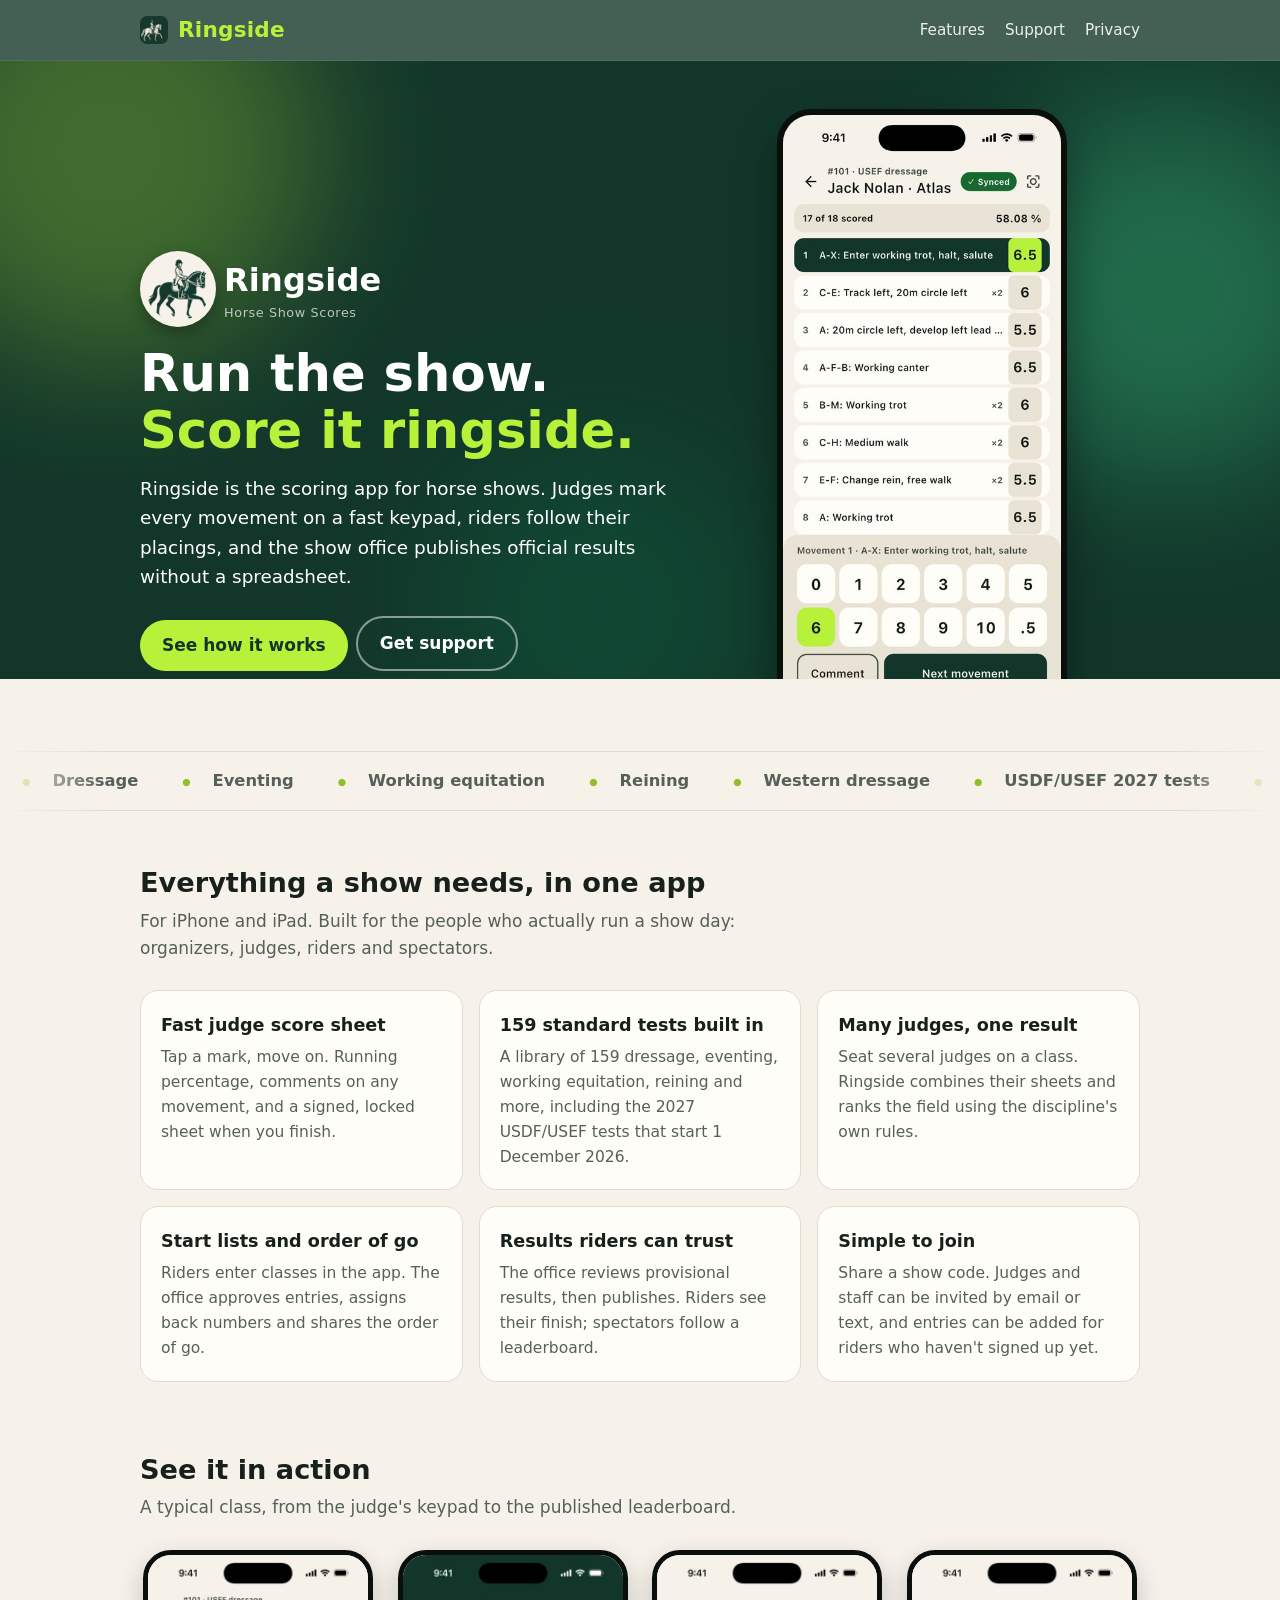
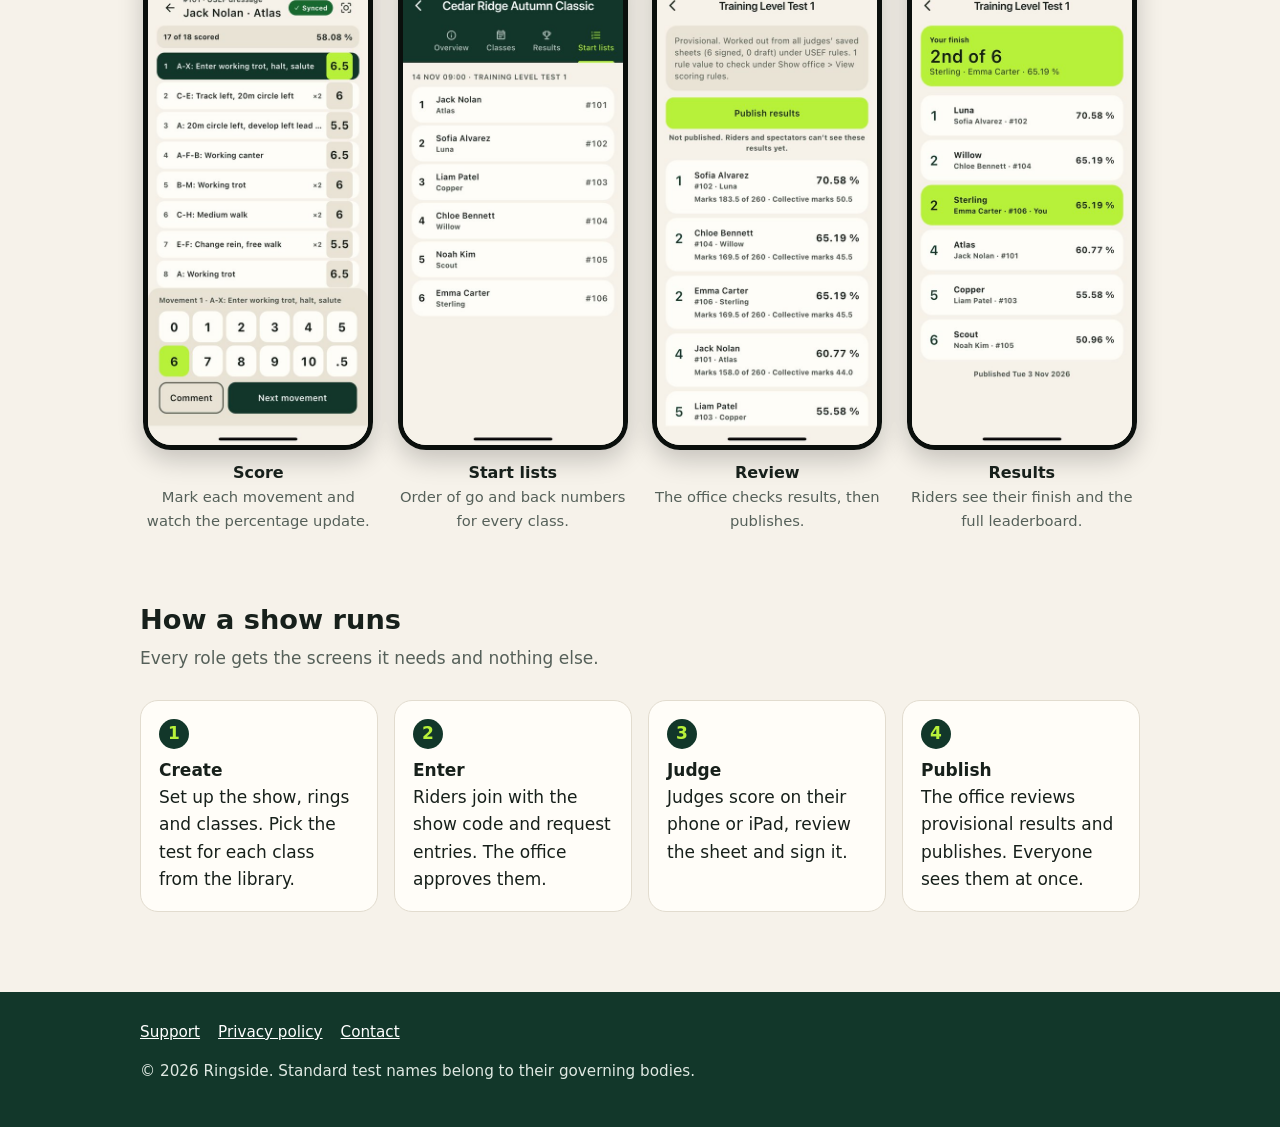
<file: index.html>
<!doctype html>
<html lang="en">
<head>
<meta charset="utf-8">
<meta name="viewport" content="width=device-width, initial-scale=1">
<link rel="icon" href="favicon.ico" sizes="any">
<link rel="icon" type="image/png" sizes="32x32" href="favicon-32.png">
<link rel="apple-touch-icon" href="apple-touch-icon.png">
<title>Ringside: Horse Show Scores</title>
<meta name="description" content="Score horse shows on your phone. Judges mark each movement, riders see their placings, and the show office publishes results in minutes.">
<script>document.documentElement.className="js"</script>
<link rel="stylesheet" href="site.css">
</head>
<body>
<header class="nav"><div class="wrap"><a class="logo" href="./"><img src="favicon-32.png" alt="" width="28" height="28">Ringside</a>
<nav><a href="#features">Features</a><a href="support.html">Support</a><a href="privacy.html">Privacy</a></nav></div></header>

<div class="hero"><span class="orb o1"></span><span class="orb o2"></span><span class="orb o3"></span><div class="wrap">
<div>
<div class="brand rise" style="--d:0" title="Tap the horse"><div class="horse"><img src="assets/horse.png" alt="" width="76" height="76"></div><div class="word">Ringside<small>Horse Show Scores</small></div></div>
<h1 data-words>Run the show.<br><span class="accent">Score it ringside.</span></h1>
<p class="rise" style="--d:700">Ringside is the scoring app for horse shows. Judges mark every movement on a fast keypad, riders follow their placings, and the show office publishes official results without a spreadsheet.</p>
<div class="rise" style="--d:900"><a class="pill" href="#how">See how it works</a><a class="pill ghost" href="support.html">Get support</a></div>
</div>
<div class="shot pop" style="--d:500"><img class="phone" src="assets/score-sheet.jpg" alt="Ringside judge score sheet with a movement list and number keypad" width="290" height="630"></div>
</div></div>

<div class="marquee" aria-hidden="true"><div class="track"><span>Dressage</span><span>Eventing</span><span>Working equitation</span><span>Reining</span><span>Western dressage</span><span>USDF/USEF 2027 tests</span><span>FEI tests</span><span>Start lists</span><span>Order of go</span><span>Signed score sheets</span><span>Published results</span><span>Live leaderboard</span><span>iPhone and iPad</span><span>Dressage</span><span>Eventing</span><span>Working equitation</span><span>Reining</span><span>Western dressage</span><span>USDF/USEF 2027 tests</span><span>FEI tests</span><span>Start lists</span><span>Order of go</span><span>Signed score sheets</span><span>Published results</span><span>Live leaderboard</span><span>iPhone and iPad</span></div></div>

<section id="features" style="padding-top:56px"><div class="wrap">
<h2 class="reveal">Everything a show needs, in one app</h2>
<p class="lead reveal" style="--d:80">For iPhone and iPad. Built for the people who actually run a show day: organizers, judges, riders and spectators.</p>
<div class="grid">
<div class="card reveal" style="--d:0"><h3>Fast judge score sheet</h3><p>Tap a mark, move on. Running percentage, comments on any movement, and a signed, locked sheet when you finish.</p></div>
<div class="card reveal" style="--d:120"><h3>159 standard tests built in</h3><p>A library of 159 dressage, eventing, working equitation, reining and more, including the 2027 USDF/USEF tests that start 1 December 2026.</p></div>
<div class="card reveal" style="--d:240"><h3>Many judges, one result</h3><p>Seat several judges on a class. Ringside combines their sheets and ranks the field using the discipline's own rules.</p></div>
<div class="card reveal" style="--d:0"><h3>Start lists and order of go</h3><p>Riders enter classes in the app. The office approves entries, assigns back numbers and shares the order of go.</p></div>
<div class="card reveal" style="--d:120"><h3>Results riders can trust</h3><p>The office reviews provisional results, then publishes. Riders see their finish; spectators follow a leaderboard.</p></div>
<div class="card reveal" style="--d:240"><h3>Simple to join</h3><p>Share a show code. Judges and staff can be invited by email or text, and entries can be added for riders who haven't signed up yet.</p></div>
</div></div></section>

<section><div class="wrap">
<h2 class="reveal">See it in action</h2>
<p class="lead reveal" style="--d:80">A typical class, from the judge's keypad to the published leaderboard.</p>
<div class="shots">
<figure class="reveal" style="--d:0"><img class="phone" src="assets/score-sheet.jpg" alt="Judge score sheet" loading="lazy" width="230" height="500"><figcaption><b>Score</b>Mark each movement and watch the percentage update.</figcaption></figure>
<figure class="reveal" style="--d:130"><img class="phone" src="assets/start-list.jpg" alt="Start list with back numbers" loading="lazy" width="230" height="500"><figcaption><b>Start lists</b>Order of go and back numbers for every class.</figcaption></figure>
<figure class="reveal" style="--d:260"><img class="phone" src="assets/office-results.jpg" alt="Provisional class results for the show office" loading="lazy" width="230" height="500"><figcaption><b>Review</b>The office checks results, then publishes.</figcaption></figure>
<figure class="reveal" style="--d:390"><img class="phone" src="assets/leaderboard.jpg" alt="Published leaderboard with a rider's finish highlighted" loading="lazy" width="230" height="500"><figcaption><b>Results</b>Riders see their finish and the full leaderboard.</figcaption></figure>
</div></div></section>

<section id="how"><div class="wrap">
<h2 class="reveal">How a show runs</h2>
<p class="lead reveal" style="--d:80">Every role gets the screens it needs and nothing else.</p>
<ol class="steps">
<li class="reveal" style="--d:0"><b>Create</b>Set up the show, rings and classes. Pick the test for each class from the library.</li>
<li class="reveal" style="--d:120"><b>Enter</b>Riders join with the show code and request entries. The office approves them.</li>
<li class="reveal" style="--d:240"><b>Judge</b>Judges score on their phone or iPad, review the sheet and sign it.</li>
<li class="reveal" style="--d:360"><b>Publish</b>The office reviews provisional results and publishes. Everyone sees them at once.</li>
</ol>
</div></section>

<footer><div class="wrap"><a href="support.html">Support</a><a href="privacy.html">Privacy policy</a><a href="mailto:outfits.oracle.app@gmail.com">Contact</a><p>&copy; 2026 Ringside. Standard test names belong to their governing bodies.</p></div></footer>
<script src="site.js" defer></script>
</body>
</html>
</file>
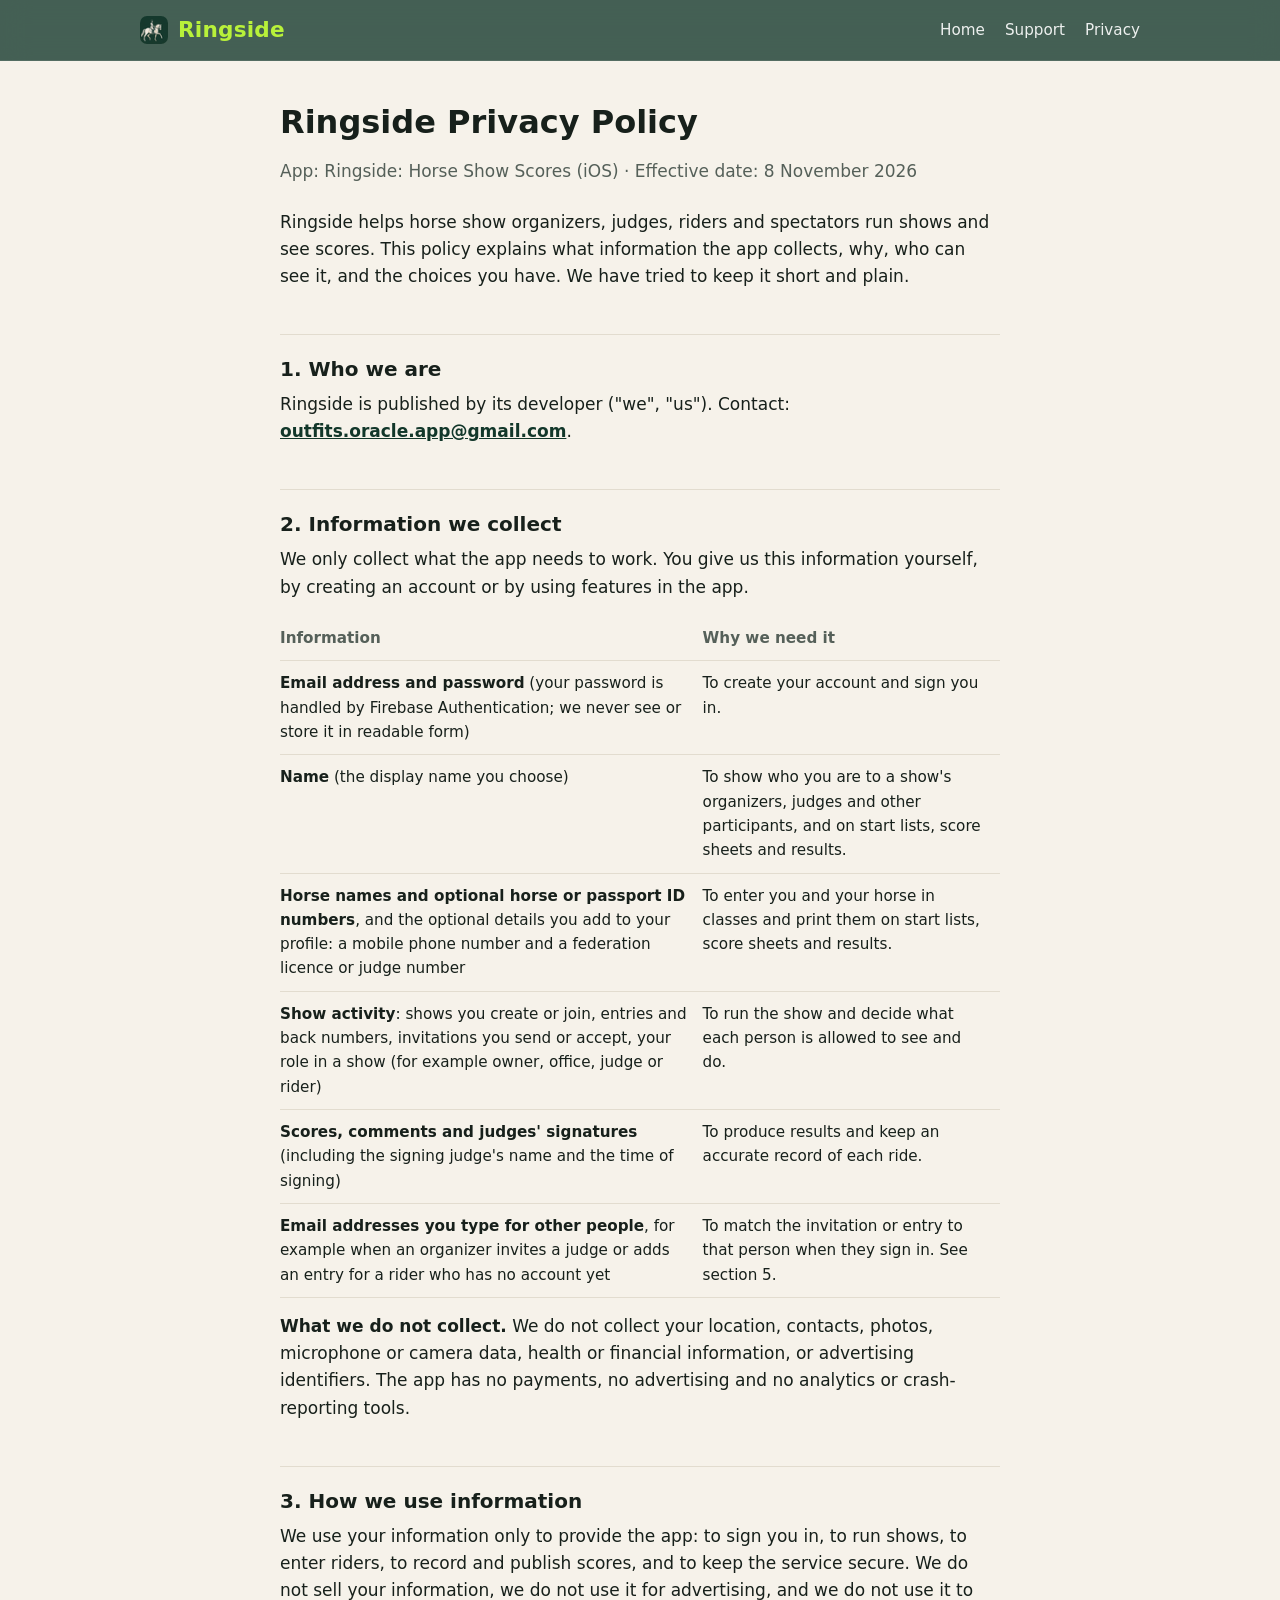
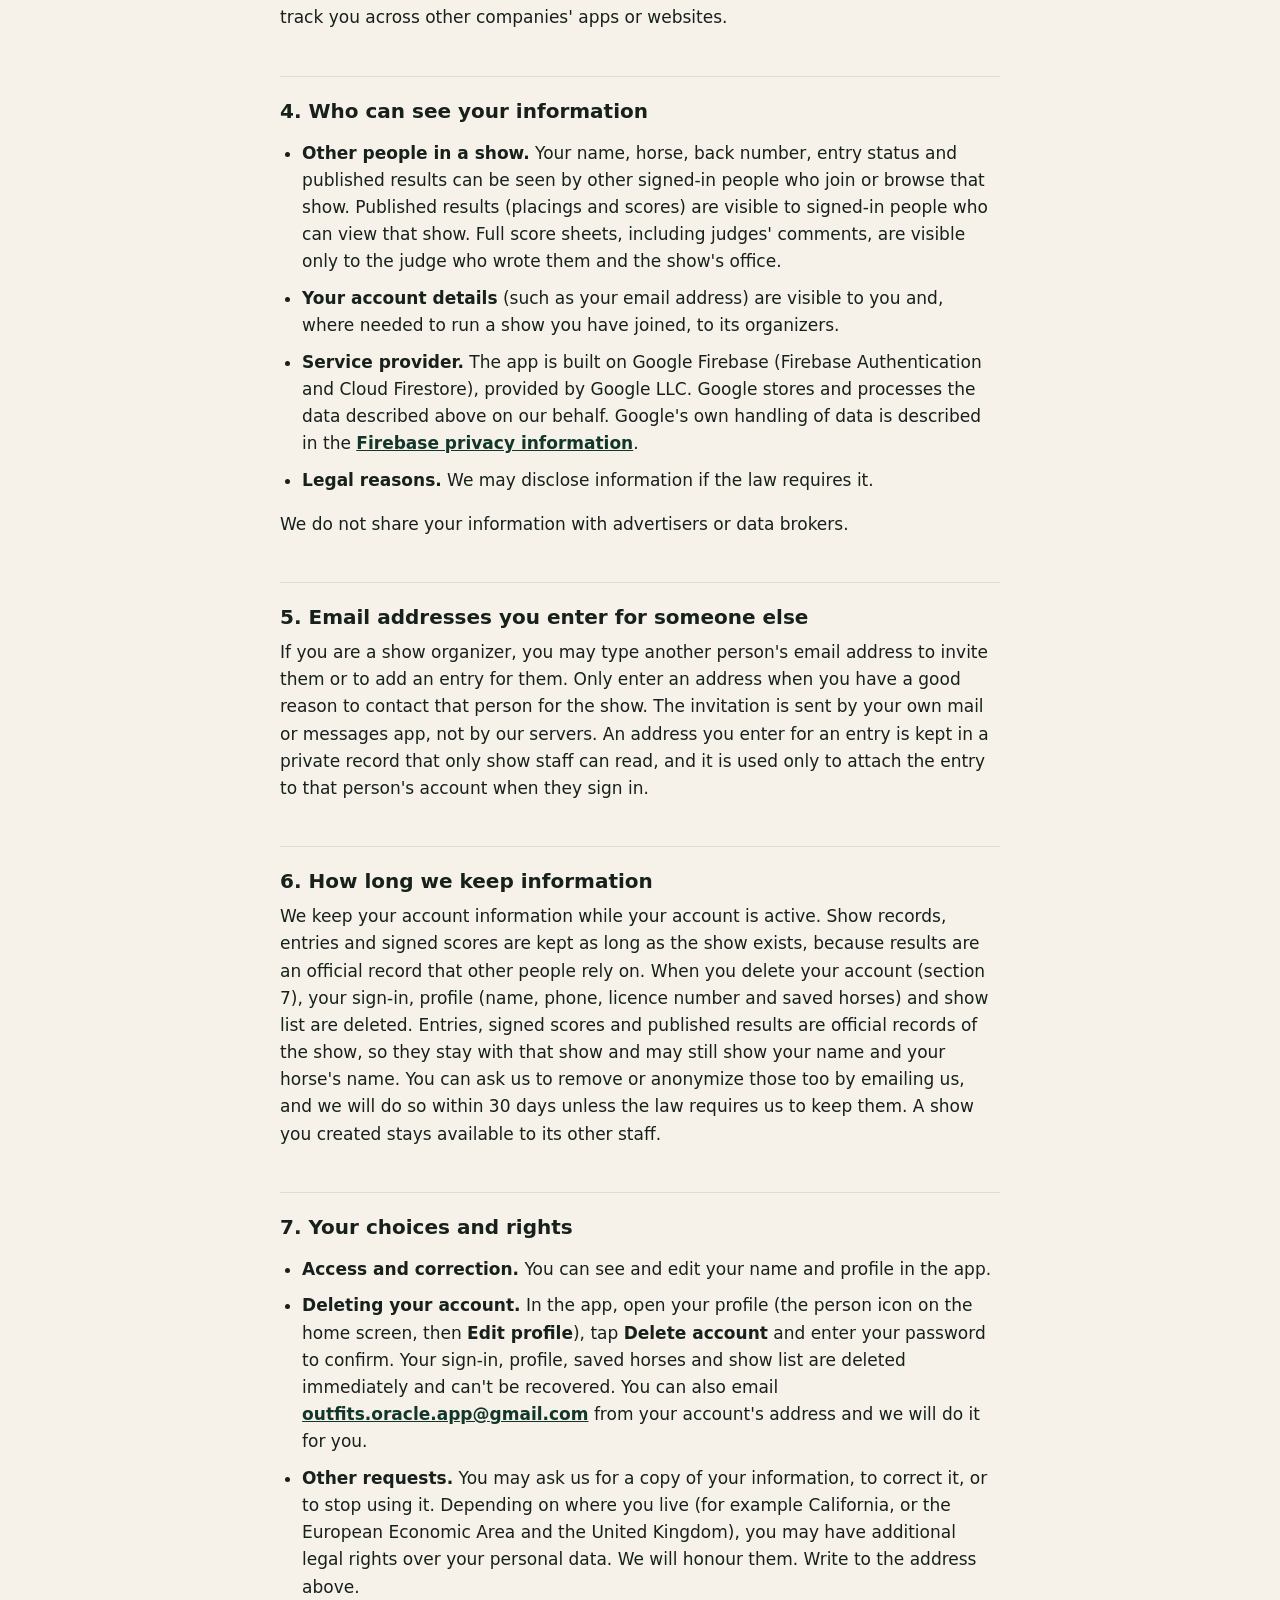
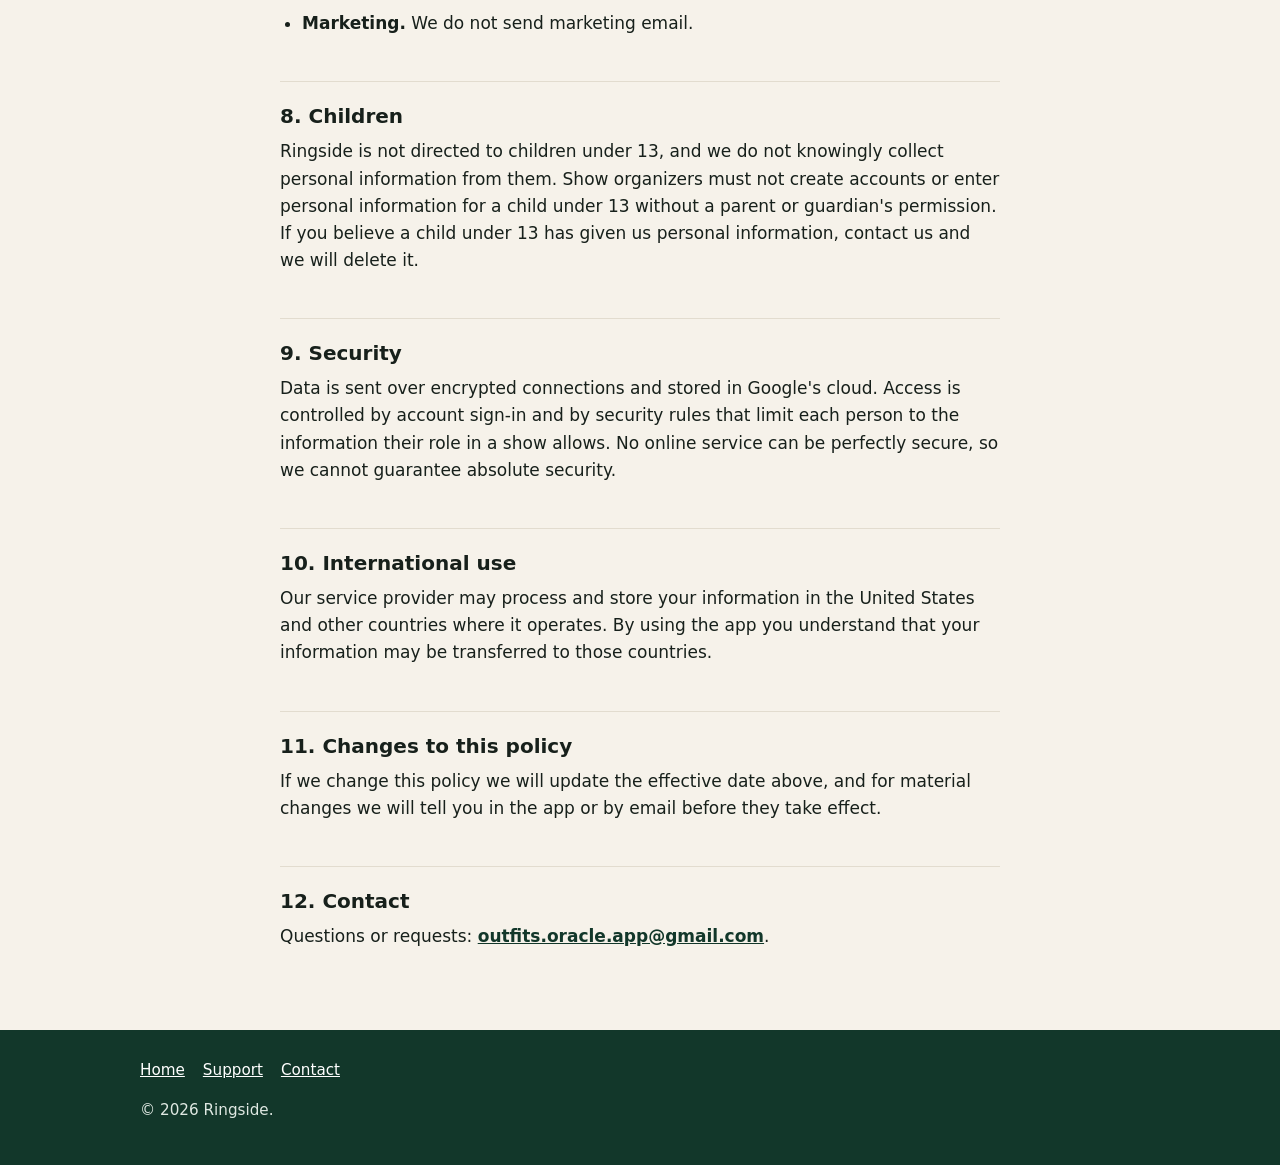
<file: privacy.html>
<!doctype html>
<html lang="en">
<head>
<meta charset="utf-8">
<meta name="viewport" content="width=device-width, initial-scale=1">
<link rel="icon" href="favicon.ico" sizes="any">
<link rel="icon" type="image/png" sizes="32x32" href="favicon-32.png">
<link rel="apple-touch-icon" href="apple-touch-icon.png">
<title>Ringside Privacy Policy</title>
<meta name="description" content="How Ringside: Horse Show Scores collects, uses and protects your information.">
<link rel="stylesheet" href="site.css">
</head>
<body>
<header class="nav"><div class="wrap"><a class="logo" href="./"><img src="favicon-32.png" alt="" width="28" height="28">Ringside</a>
<nav><a href="./">Home</a><a href="support.html">Support</a><a href="privacy.html">Privacy</a></nav></div></header>
<main class="page policy">
<h1>Ringside Privacy Policy</h1>
<p class="lead">App: Ringside: Horse Show Scores (iOS) &middot; Effective date: 8 November 2026</p>

<p>Ringside helps horse show organizers, judges, riders and spectators run shows and see scores. This policy explains what information the app collects, why, who can see it, and the choices you have. We have tried to keep it short and plain.</p>

<h2>1. Who we are</h2>
<p>Ringside is published by its developer ("we", "us"). Contact: <a href="mailto:outfits.oracle.app@gmail.com">outfits.oracle.app@gmail.com</a>.</p>

<h2>2. Information we collect</h2>
<p>We only collect what the app needs to work. You give us this information yourself, by creating an account or by using features in the app.</p>
<table>
  <tr><th>Information</th><th>Why we need it</th></tr>
  <tr><td><strong>Email address and password</strong> (your password is handled by Firebase Authentication; we never see or store it in readable form)</td><td>To create your account and sign you in.</td></tr>
  <tr><td><strong>Name</strong> (the display name you choose)</td><td>To show who you are to a show's organizers, judges and other participants, and on start lists, score sheets and results.</td></tr>
  <tr><td><strong>Horse names and optional horse or passport ID numbers</strong>, and the optional details you add to your profile: a mobile phone number and a federation licence or judge number</td><td>To enter you and your horse in classes and print them on start lists, score sheets and results.</td></tr>
  <tr><td><strong>Show activity</strong>: shows you create or join, entries and back numbers, invitations you send or accept, your role in a show (for example owner, office, judge or rider)</td><td>To run the show and decide what each person is allowed to see and do.</td></tr>
  <tr><td><strong>Scores, comments and judges' signatures</strong> (including the signing judge's name and the time of signing)</td><td>To produce results and keep an accurate record of each ride.</td></tr>
  <tr><td><strong>Email addresses you type for other people</strong>, for example when an organizer invites a judge or adds an entry for a rider who has no account yet</td><td>To match the invitation or entry to that person when they sign in. See section 5.</td></tr>
</table>
<p><strong>What we do not collect.</strong> We do not collect your location, contacts, photos, microphone or camera data, health or financial information, or advertising identifiers. The app has no payments, no advertising and no analytics or crash-reporting tools.</p>

<h2>3. How we use information</h2>
<p>We use your information only to provide the app: to sign you in, to run shows, to enter riders, to record and publish scores, and to keep the service secure. We do not sell your information, we do not use it for advertising, and we do not use it to track you across other companies' apps or websites.</p>

<h2>4. Who can see your information</h2>
<ul>
  <li><strong>Other people in a show.</strong> Your name, horse, back number, entry status and published results can be seen by other signed-in people who join or browse that show. Published results (placings and scores) are visible to signed-in people who can view that show. Full score sheets, including judges' comments, are visible only to the judge who wrote them and the show's office.</li>
  <li><strong>Your account details</strong> (such as your email address) are visible to you and, where needed to run a show you have joined, to its organizers.</li>
  <li><strong>Service provider.</strong> The app is built on Google Firebase (Firebase Authentication and Cloud Firestore), provided by Google LLC. Google stores and processes the data described above on our behalf. Google's own handling of data is described in the <a href="https://firebase.google.com/support/privacy">Firebase privacy information</a>.</li>
  <li><strong>Legal reasons.</strong> We may disclose information if the law requires it.</li>
</ul>
<p>We do not share your information with advertisers or data brokers.</p>

<h2>5. Email addresses you enter for someone else</h2>
<p>If you are a show organizer, you may type another person's email address to invite them or to add an entry for them. Only enter an address when you have a good reason to contact that person for the show. The invitation is sent by your own mail or messages app, not by our servers. An address you enter for an entry is kept in a private record that only show staff can read, and it is used only to attach the entry to that person's account when they sign in.</p>

<h2>6. How long we keep information</h2>
<p>We keep your account information while your account is active. Show records, entries and signed scores are kept as long as the show exists, because results are an official record that other people rely on. When you delete your account (section 7), your sign-in, profile (name, phone, licence number and saved horses) and show list are deleted. Entries, signed scores and published results are official records of the show, so they stay with that show and may still show your name and your horse's name. You can ask us to remove or anonymize those too by emailing us, and we will do so within 30 days unless the law requires us to keep them. A show you created stays available to its other staff.</p>

<h2>7. Your choices and rights</h2>
<ul>
  <li><strong>Access and correction.</strong> You can see and edit your name and profile in the app.</li>
  <li><strong>Deleting your account.</strong> In the app, open your profile (the person icon on the home screen, then <b>Edit profile</b>), tap <b>Delete account</b> and enter your password to confirm. Your sign-in, profile, saved horses and show list are deleted immediately and can't be recovered. You can also email <a href="mailto:outfits.oracle.app@gmail.com?subject=Delete%20my%20Ringside%20account">outfits.oracle.app@gmail.com</a> from your account's address and we will do it for you.</li>
  <li><strong>Other requests.</strong> You may ask us for a copy of your information, to correct it, or to stop using it. Depending on where you live (for example California, or the European Economic Area and the United Kingdom), you may have additional legal rights over your personal data. We will honour them. Write to the address above.</li>
  <li><strong>Marketing.</strong> We do not send marketing email.</li>
</ul>

<h2>8. Children</h2>
<p>Ringside is not directed to children under 13, and we do not knowingly collect personal information from them. Show organizers must not create accounts or enter personal information for a child under 13 without a parent or guardian's permission. If you believe a child under 13 has given us personal information, contact us and we will delete it.</p>

<h2>9. Security</h2>
<p>Data is sent over encrypted connections and stored in Google's cloud. Access is controlled by account sign-in and by security rules that limit each person to the information their role in a show allows. No online service can be perfectly secure, so we cannot guarantee absolute security.</p>

<h2>10. International use</h2>
<p>Our service provider may process and store your information in the United States and other countries where it operates. By using the app you understand that your information may be transferred to those countries.</p>

<h2>11. Changes to this policy</h2>
<p>If we change this policy we will update the effective date above, and for material changes we will tell you in the app or by email before they take effect.</p>

<h2>12. Contact</h2>
<p>Questions or requests: <a href="mailto:outfits.oracle.app@gmail.com">outfits.oracle.app@gmail.com</a>.</p>
</main>
<footer><div class="wrap"><a href="./">Home</a><a href="support.html">Support</a><a href="mailto:outfits.oracle.app@gmail.com">Contact</a><p>&copy; 2026 Ringside.</p></div></footer>
</body>
</html>
</file>
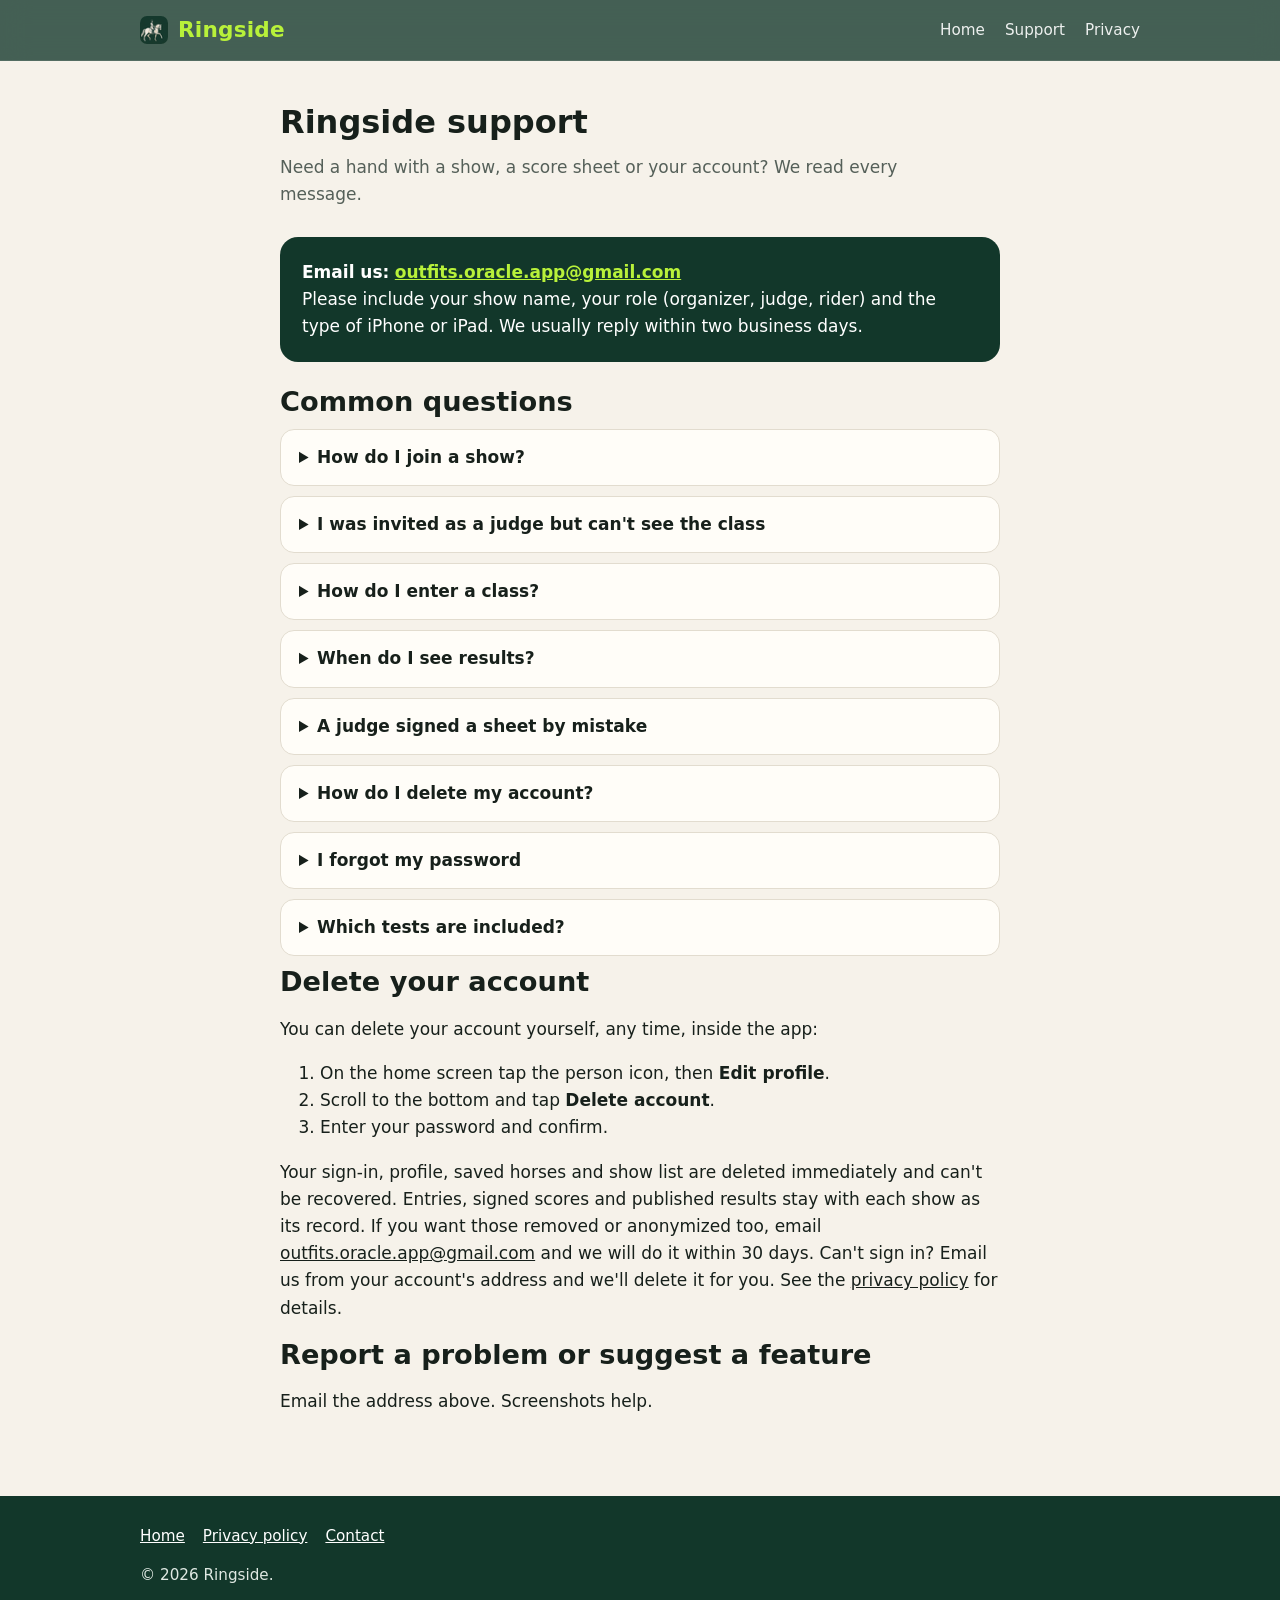
<file: support.html>
<!doctype html>
<html lang="en">
<head>
<meta charset="utf-8">
<meta name="viewport" content="width=device-width, initial-scale=1">
<link rel="icon" href="favicon.ico" sizes="any">
<link rel="icon" type="image/png" sizes="32x32" href="favicon-32.png">
<link rel="apple-touch-icon" href="apple-touch-icon.png">
<title>Ringside Support</title>
<meta name="description" content="Help for Ringside: Horse Show Scores. Contact us, find answers, or ask us to delete your account.">
<link rel="stylesheet" href="site.css">
</head>
<body>
<header class="nav"><div class="wrap"><a class="logo" href="./"><img src="favicon-32.png" alt="" width="28" height="28">Ringside</a>
<nav><a href="./">Home</a><a href="support.html">Support</a><a href="privacy.html">Privacy</a></nav></div></header>
<main class="page">
<h1>Ringside support</h1>
<p class="lead">Need a hand with a show, a score sheet or your account? We read every message.</p>
<div class="box"><b>Email us:</b> <a href="mailto:outfits.oracle.app@gmail.com?subject=Ringside%20support">outfits.oracle.app@gmail.com</a><br>
Please include your show name, your role (organizer, judge, rider) and the type of iPhone or iPad. We usually reply within two business days.</div>

<h2>Common questions</h2>
<details><summary>How do I join a show?</summary><p>On the home screen tap <b>Join with a code</b> and enter the code the organizer gave you. Public shows also appear under <b>Find a show</b>.</p></details>
<details><summary>I was invited as a judge but can't see the class</summary><p>Sign in with the same email address the organizer invited, and verify that email. Then open the invitation on the home screen and accept it. If it still doesn't show, ask the organizer to check the email they used.</p></details>
<details><summary>How do I enter a class?</summary><p>Open the show, go to <b>Classes</b>, choose a class and tap to enter. Add your horse's name and, if the show asks for it, a horse ID. The office approves your entry and assigns a back number.</p></details>
<details><summary>When do I see results?</summary><p>Results appear after the show office reviews and publishes them. Until then the class shows as unpublished.</p></details>
<details><summary>A judge signed a sheet by mistake</summary><p>A signed sheet is locked so results can't be changed quietly. Contact the show organizer, who can contact us if a correction is needed.</p></details>
<details><summary>How do I delete my account?</summary><p>Tap the person icon on the home screen, choose <b>Edit profile</b>, then <b>Delete account</b> at the bottom and confirm with your password. See the section below for what is kept.</p></details>
<details><summary>I forgot my password</summary><p>On the sign-in screen enter your email and tap <b>Forgot password</b>. We'll email you a reset link.</p></details>
<details><summary>Which tests are included?</summary><p>The library covers dressage (FEI, USDF/USEF, Western Dressage), eventing, working equitation, reining and more, including the 2027 USDF/USEF tests effective 1 December 2026. Missing a test? Tell us.</p></details>

<h2>Delete your account</h2>
<p>You can delete your account yourself, any time, inside the app:</p>
<ol><li>On the home screen tap the person icon, then <b>Edit profile</b>.</li><li>Scroll to the bottom and tap <b>Delete account</b>.</li><li>Enter your password and confirm.</li></ol>
<p>Your sign-in, profile, saved horses and show list are deleted immediately and can't be recovered. Entries, signed scores and published results stay with each show as its record. If you want those removed or anonymized too, email <a href="mailto:outfits.oracle.app@gmail.com?subject=Remove%20my%20Ringside%20data">outfits.oracle.app@gmail.com</a> and we will do it within 30 days. Can't sign in? Email us from your account's address and we'll delete it for you. See the <a href="privacy.html">privacy policy</a> for details.</p>

<h2>Report a problem or suggest a feature</h2>
<p>Email the address above. Screenshots help.</p>
</main>
<footer><div class="wrap"><a href="./">Home</a><a href="privacy.html">Privacy policy</a><a href="mailto:outfits.oracle.app@gmail.com">Contact</a><p>&copy; 2026 Ringside.</p></div></footer>
</body>
</html>
</file>
<file: site.css>
:root{--bg:#f6f2ea;--card:#fffdf8;--fg:#17201b;--muted:#556059;--green:#12372a;--lime:#b8f13a;--rule:#e2dccf}
@media (prefers-color-scheme:dark){:root{--bg:#121714;--card:#1b231e;--fg:#eef1ec;--muted:#a3ada6;--green:#0c2219;--rule:#2b342e}}
*{box-sizing:border-box}
body{margin:0;background:var(--bg);color:var(--fg);font:17px/1.6 -apple-system,system-ui,"Segoe UI",sans-serif}
a{color:inherit}
.wrap{max-width:1040px;margin:0 auto;padding:0 20px}
header.nav{background:var(--green);color:#fff}
header.nav .wrap{display:flex;align-items:center;justify-content:space-between;height:60px}
.logo{font-weight:800;font-size:1.35rem;color:var(--lime);text-decoration:none;letter-spacing:.2px}
nav a{color:#fff;text-decoration:none;margin-left:20px;font-size:.95rem;opacity:.9}
nav a:hover{opacity:1;text-decoration:underline}
.hero{background:var(--green);color:#fff;padding:48px 0 0;overflow:hidden}
.hero .wrap{display:grid;grid-template-columns:1.1fr .9fr;gap:32px;align-items:end}
.hero h1{font-size:clamp(2rem,5vw,3.2rem);line-height:1.1;margin:0 0 16px}
.hero h1 .accent,.hero h1 .accent span{color:var(--lime)}
.hero p{font-size:1.15rem;max-width:34em;opacity:.92;margin:0 0 24px}
.pill{display:inline-block;background:var(--lime);color:#12372a;font-weight:700;border-radius:999px;padding:12px 22px;text-decoration:none}
.pill.ghost{background:transparent;color:#fff;border:2px solid rgba(255,255,255,.5);margin-left:8px}
.hero .shot{justify-self:center;margin-bottom:-60px}
.phone{width:100%;max-width:290px;border-radius:34px;border:6px solid #0a0f0c;box-shadow:0 18px 40px rgba(0,0,0,.35);display:block}
section{padding:72px 0 0}
h2{font-size:1.7rem;line-height:1.2;margin:0 0 8px}
.lead{color:var(--muted);max-width:40em;margin:0 0 28px}
.grid{display:grid;grid-template-columns:repeat(3,1fr);gap:16px}
.card{background:var(--card);border:1px solid var(--rule);border-radius:18px;padding:20px}
.card h3{margin:0 0 6px;font-size:1.1rem}
.card p{margin:0;color:var(--muted);font-size:.97rem}
.shots{display:grid;grid-template-columns:repeat(4,1fr);gap:18px}
.shots figure{margin:0;text-align:center}
.shots .phone{max-width:230px;margin:0 auto 10px;border-width:5px;border-radius:28px;box-shadow:0 10px 26px rgba(0,0,0,.2)}
figcaption{font-size:.92rem;color:var(--muted)}
figcaption b{display:block;color:var(--fg);font-size:1rem}
.steps{counter-reset:s;display:grid;grid-template-columns:repeat(4,1fr);gap:16px;padding:0;list-style:none}
.steps li{counter-increment:s;background:var(--card);border:1px solid var(--rule);border-radius:18px;padding:18px}
.steps li::before{content:counter(s);display:inline-grid;place-items:center;width:30px;height:30px;border-radius:50%;background:var(--green);color:var(--lime);font-weight:800;margin-bottom:8px}
.steps b{display:block}
footer{margin-top:80px;background:var(--green);color:#dfe8e2;padding:28px 0;font-size:.95rem}
footer a{color:#fff;margin-right:18px}
main.page{max-width:760px;margin:0 auto;padding:36px 20px 0}
main.page h1{font-size:2rem;margin:0 0 6px}
details{background:var(--card);border:1px solid var(--rule);border-radius:14px;padding:14px 18px;margin:10px 0}
summary{cursor:pointer;font-weight:650}
details p{margin:.6em 0 0;color:var(--muted)}
.box{background:var(--green);color:#fff;border-radius:18px;padding:22px;margin:24px 0}
.box a{color:var(--lime);font-weight:700}
@media(max-width:820px){.hero .wrap{grid-template-columns:1fr}.hero .shot{margin-bottom:0;margin-top:8px}.hero{padding-bottom:0}.grid,.steps{grid-template-columns:1fr 1fr}.shots{grid-template-columns:1fr 1fr}}
@media(max-width:520px){.grid,.steps,.shots{grid-template-columns:1fr}.pill.ghost{margin:10px 0 0}nav a{margin-left:12px}}

/* ---------- motion ---------- */
header.nav{position:sticky;top:0;z-index:50;background:rgba(18,55,42,.78);backdrop-filter:blur(14px);-webkit-backdrop-filter:blur(14px);border-bottom:1px solid rgba(255,255,255,.08)}
.hero{position:relative;isolation:isolate}
.hero .wrap{position:relative;z-index:1}
.orb{position:absolute;z-index:0;border-radius:50%;filter:blur(70px);opacity:.5;pointer-events:none}
.orb.o1{width:420px;height:420px;background:#b8f13a;top:-120px;left:-100px;opacity:.28;animation:drift1 22s ease-in-out infinite alternate}
.orb.o2{width:380px;height:380px;background:#2f9e6b;top:40px;right:-80px;animation:drift2 26s ease-in-out infinite alternate}
.orb.o3{width:300px;height:300px;background:#0f5b3f;bottom:-80px;left:35%;animation:drift3 30s ease-in-out infinite alternate}
@keyframes drift1{to{transform:translate(160px,90px) scale(1.15)}}
@keyframes drift2{to{transform:translate(-140px,120px) scale(.9)}}
@keyframes drift3{to{transform:translate(120px,-70px) scale(1.2)}}

/* brand row: the horse hops over the word, as on the app's sign-in screen */
.brand{position:relative;display:flex;align-items:center;gap:14px;height:76px;max-width:330px;margin:0 0 18px}
.brand .word{font-weight:800;font-size:2rem;color:#fff;margin-left:84px;letter-spacing:.2px}
.brand .word small{display:block;font-size:.8rem;font-weight:500;opacity:.7;letter-spacing:.6px;margin-top:-4px}
.horse{position:absolute;left:0;top:0;width:76px;height:76px;--t:250px;animation:hopx 2.8s cubic-bezier(.45,.05,.4,1) .9s both}
.horse img{width:100%;height:100%;display:block;background:#f6f2ea;border-radius:50%;padding:6px;box-shadow:0 6px 16px rgba(0,0,0,.3);animation:hopy 2.8s linear .9s both;transform-origin:50% 100%}
@keyframes hopx{0%{transform:translateX(0)}45%{transform:translateX(var(--t))}55%{transform:translateX(var(--t))}100%{transform:translateX(0)}}
@keyframes hopy{0%{transform:translateY(0) scaleX(1)}12%{transform:translateY(-52px) scaleX(1)}24%{transform:translateY(0) scaleX(1)}34%{transform:translateY(-52px) scaleX(1)}45%{transform:translateY(0) scaleX(1)}46%{transform:translateY(0) scaleX(-1)}55%{transform:translateY(0) scaleX(-1)}67%{transform:translateY(-52px) scaleX(-1)}79%{transform:translateY(0) scaleX(-1)}89%{transform:translateY(-52px) scaleX(-1)}100%{transform:translateY(0) scaleX(1)}}

/* staggered hero entrance */
.js .rise{opacity:0;transform:translateY(26px);animation:rise .9s cubic-bezier(.2,.7,.2,1) forwards;animation-delay:calc(var(--d,0) * 1ms)}
.js .pop{opacity:0;transform:translateY(40px) scale(.94);animation:pop 1.1s cubic-bezier(.2,.8,.2,1) forwards;animation-delay:calc(var(--d,0) * 1ms)}
@keyframes rise{to{opacity:1;transform:none}}
@keyframes pop{to{opacity:1;transform:none}}
.js .words span{display:inline-block;opacity:0;transform:translateY(.5em);animation:rise .7s cubic-bezier(.2,.7,.2,1) forwards;animation-delay:calc(var(--i) * 90ms + 250ms)}
.hero .shot .phone{animation:float 7s ease-in-out 2s infinite}
@keyframes float{50%{transform:translateY(-10px) rotate(.6deg)}}

/* scroll reveals */
.js .reveal{opacity:0;transform:translateY(34px);transition:opacity .8s cubic-bezier(.2,.7,.2,1),transform .8s cubic-bezier(.2,.7,.2,1);transition-delay:calc(var(--d,0) * 1ms)}
.js .reveal.in{opacity:1;transform:none}
.js .reveal.left{transform:translateX(-40px)}
.js .reveal.left.in{transform:none}

/* interactions */
.card{transition:transform .35s cubic-bezier(.2,.7,.2,1),box-shadow .35s,border-color .35s}
.card:hover{transform:translateY(-6px);box-shadow:0 16px 34px rgba(18,55,42,.18);border-color:rgba(184,241,58,.8)}
.shots .phone{transition:transform .5s cubic-bezier(.2,.7,.2,1),box-shadow .5s}
.shots figure:hover .phone{transform:translateY(-10px) rotate(-1.5deg) scale(1.02);box-shadow:0 22px 40px rgba(0,0,0,.3)}
.steps li{transition:transform .35s,background .35s}
.steps li:hover{transform:translateY(-4px)}
.pill{position:relative;overflow:hidden;transition:transform .2s,box-shadow .3s}
.pill:hover{transform:translateY(-2px);box-shadow:0 8px 22px rgba(184,241,58,.35)}
.pill:not(.ghost)::after{content:"";position:absolute;top:0;left:-60%;width:40%;height:100%;background:linear-gradient(100deg,transparent,rgba(255,255,255,.4),transparent);transform:skewX(-20deg);animation:sheen 4.5s ease-in-out 2.2s infinite}
@keyframes sheen{0%,60%{left:-60%}100%{left:130%}}

/* marquee */
.marquee{margin-top:72px;overflow:hidden;border-block:1px solid var(--rule);padding:16px 0;-webkit-mask:linear-gradient(90deg,transparent,#000 8%,#000 92%,transparent);mask:linear-gradient(90deg,transparent,#000 8%,#000 92%,transparent)}
.marquee .track{display:flex;width:max-content;animation:scroll 48s linear infinite}
.marquee:hover .track{animation-play-state:paused}
.marquee span{white-space:nowrap;padding:0 22px;font-weight:650;color:var(--muted);font-size:1.02rem}
.marquee span::before{content:"\25CF";color:var(--green);margin-right:22px;font-size:.6rem;vertical-align:middle;color:#8fbf2a}
@keyframes scroll{to{transform:translateX(-50%)}}

@media (prefers-reduced-motion:reduce){
  *,*::before,*::after{animation:none!important;transition:none!important}
  .js .rise,.js .pop,.js .words span,.js .reveal{opacity:1!important;transform:none!important}
  .horse{display:block}
}

.logo{display:inline-flex;align-items:center;gap:10px}
.logo img{border-radius:7px;display:block}
.policy h1{font-size:2.1rem}
.policy h2{font-size:1.25rem;margin:2.2em 0 .5em;padding-top:1.1em;border-top:1px solid var(--rule)}
.policy .lead{margin-bottom:1.4em}
.policy p,.policy li{margin:.55em 0}
.policy ul{padding-left:1.3em}
.policy a{color:var(--green);font-weight:600}
@media (prefers-color-scheme:dark){.policy a{color:var(--lime)}}
.policy table{width:100%;border-collapse:collapse;margin:1em 0;font-size:.95rem}
.policy th,.policy td{text-align:left;vertical-align:top;padding:10px 12px 10px 0;border-bottom:1px solid var(--rule)}
.policy th{color:var(--muted);font-weight:650}
.policy .meta{color:var(--muted)}
</file>
